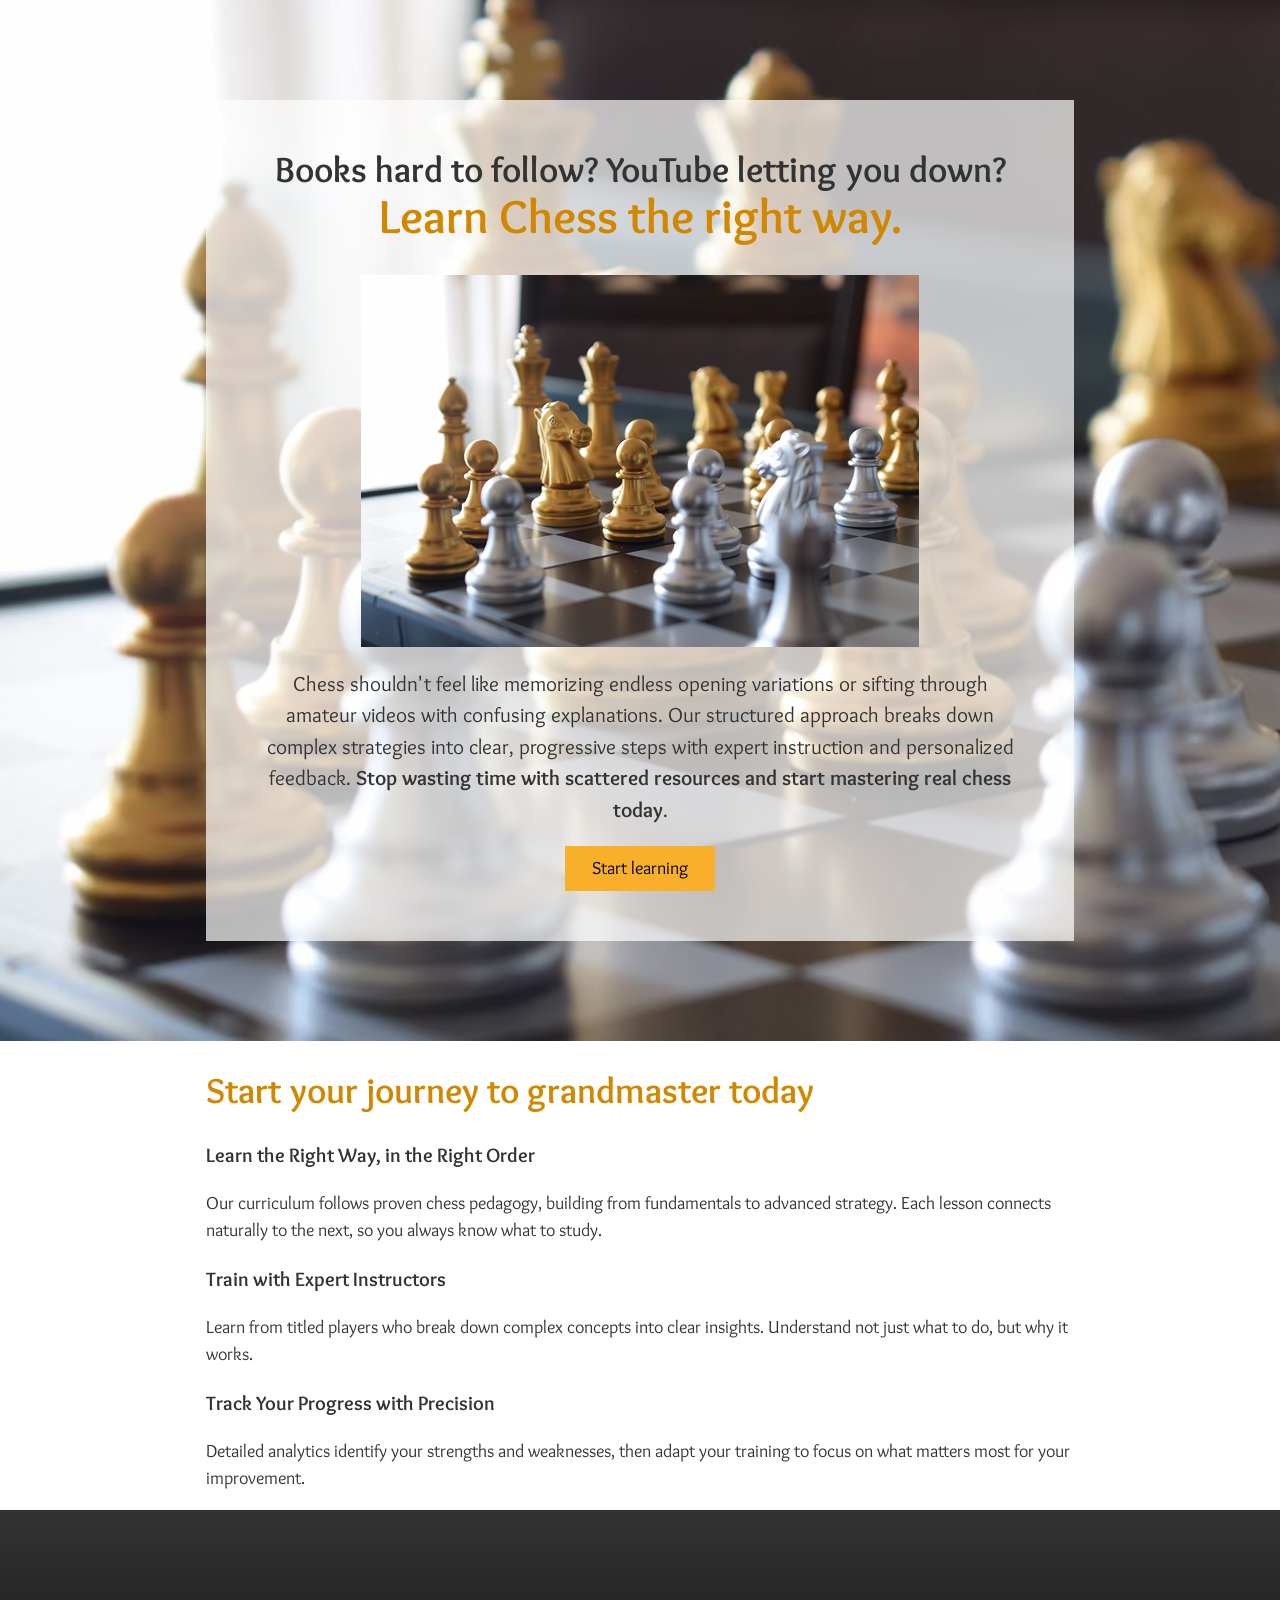
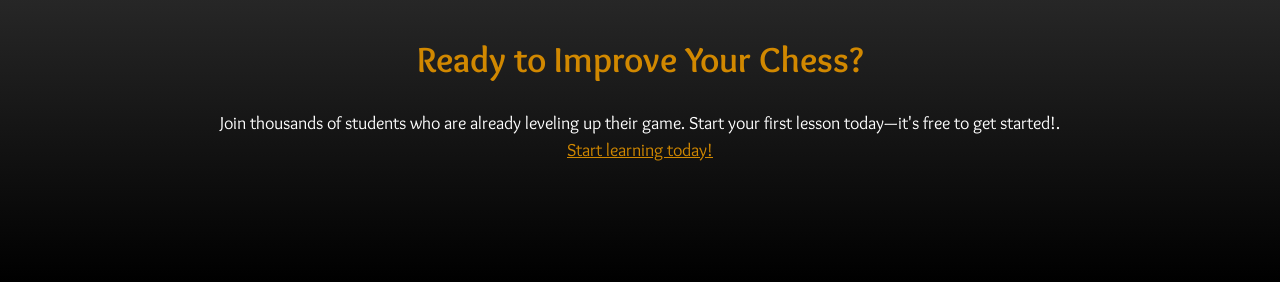
<file: 01-project-setup/index.html>
<!DOCTYPE html>
<html lang="en">

<head>
  <meta charset="UTF-8">
  <meta name="viewport" content="width=device-width, initial-scale=1.0">
  <title>Learn Chess the right way</title>
  <link rel="stylesheet" href="styles/style.css">
</head>

<body>
  <main>
    <div class="hero">
      <div class="wrapper">
        <div class="hero-content">
          <h1><span>Books hard to follow? YouTube letting you down?</span> Learn Chess the right way.</h1>
          <img src="images/chess-board.jpg" alt="A chess board with gold and silver peices">
          <p class="lede">Chess shouldn't feel like memorizing endless opening variations or sifting through amateur videos
            with confusing
            explanations. Our structured approach breaks down complex strategies into clear, progressive steps with expert
            instruction and personalized feedback. <strong>Stop wasting time with scattered resources and start mastering real
              chess
              today</strong>.</p>
              <button class="button">Start learning</button>
        </div>
      </div>
    </div>
    
    <div class="wrapper">
      <h2>Start your journey to grandmaster today</h2>
      <h3>Learn the Right Way, in the Right Order</h3>
      <p>Our curriculum follows proven chess pedagogy, building from fundamentals to advanced strategy. Each lesson
        connects
        naturally to the next, so you always know what to study. </p>
      <h3>Train with Expert Instructors</h3>
      <p>Learn from titled players who break down complex concepts into clear insights. Understand not just what to do,
        but
        why it works.</p>
      <h3>Track Your Progress with Precision</h3>
      <p>Detailed analytics identify your strengths and weaknesses, then adapt your training to focus on what matters most
        for your improvement.</p>
    </div>
  </main>

  <footer class="page-footer">
    <div class="wrapper">
      <h2>Ready to Improve Your Chess?</h2>
      <p>Join thousands of students who are already leveling up their game. Start your first lesson today—it's free to get
        started!. <a href="instructor.html">Start learning today!</a></p>
    </div>
  </footer>
</body>
</html>
</file>
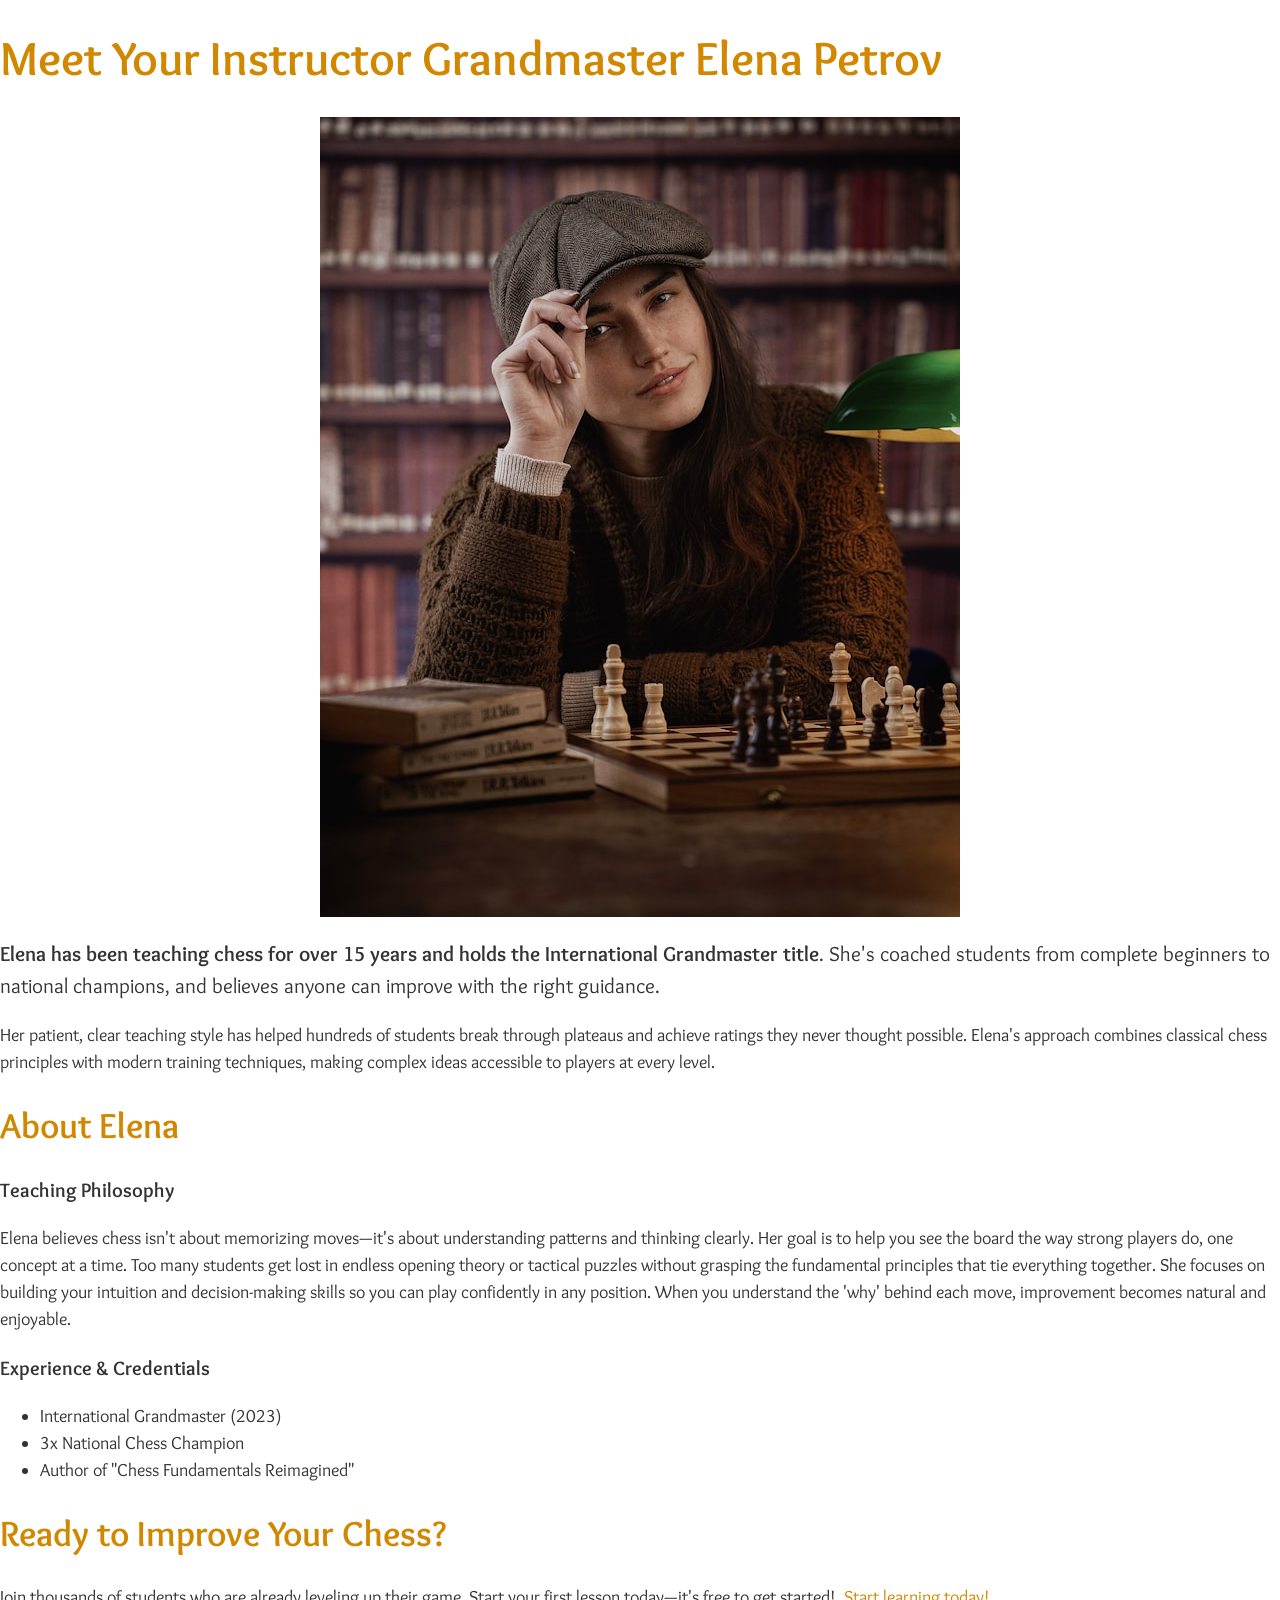
<file: 01-project-setup/instructor.html>
<!DOCTYPE html>
<html lang="en">

<head>
  <meta charset="UTF-8">
  <meta name="viewport" content="width=device-width, initial-scale=1.0">
  <title>Learn Chess the right way</title>
  <link rel="stylesheet" href="styles/style.css">
</head>

<body>
  <main>
    <h1>Meet Your Instructor Grandmaster Elena Petrov</h1>
    <img src="images/elena.jpg" alt="Elena Petrov smiling at the camera while sitting front of a chess board">
    <p class="lede"><strong>Elena has been teaching chess for over 15 years and holds the International Grandmaster
        title</strong>.
      She's coached students from complete beginners to national champions, and believes anyone can improve with the
      right guidance.
    </p>
    <p>Her patient, clear teaching style has helped hundreds of students break through plateaus and achieve
      ratings they
      never
      thought possible. Elena's approach combines classical chess principles with modern training techniques, making
      complex
      ideas accessible to players at every level.</p>

    <h2>About Elena</h2>
    <h3>Teaching Philosophy</h3>
    <p>Elena believes chess isn't about memorizing moves—it's about understanding patterns and thinking clearly. Her
      goal
      is to
      help you see the board the way strong players do, one concept at a time. Too many students get lost in endless
      opening
      theory or tactical puzzles without grasping the fundamental principles that tie everything together. She focuses
      on
      building your intuition and decision-making skills so you can play confidently in any position. When you
      understand
      the
      'why' behind each move, improvement becomes natural and enjoyable.</p>
    <h3>Experience & Credentials</h3>
    <ul>
      <li>International Grandmaster (2023)</li>
      <li>3x National Chess Champion</li>
      <li>Author of "Chess Fundamentals Reimagined"</li>
    </ul>
  </main>

  <footer>
    <h2>Ready to Improve Your Chess?</h2>
    <p>Join thousands of students who are already leveling up their game. Start your first lesson today—it's free to get
      started!. <a href="index.html">Start learning today!</a></p>
  </footer>

</body>

</html>
</file>
<file: 01-project-setup/styles/style.css>
@font-face {
  font-family: "Overlock";
  src:
    local(Overlock),
    url("../fonts/Overlock-Regular.ttf");
}

@font-face {
  font-family: "Overlock";
  src:
    local(Overlock Bold),
    url("../fonts/Overlock-Bold.ttf");
  font-weight: bold;
}

:root {
  --clr-accent-300: hsl(39 94% 57%);
  --clr-accent-400: hsl(39 100% 41%);
  --clr-neutral-100: hsl(0 0% 100%);
  --clr-neutral-800: hsl(0 0% 20%);

  --fs-400: 1.125rem;
  --fs-500: 1.3125rem;
  --fs-600: 1.25rem;
  --fs-700: 2.25rem;
  --fs-800: 3rem;

  --ff-base: system-ui;
  --ff-accent: Overlock, serif;
}

* {
  box-sizing: border-box;
}

body {
  color: var(--clr-neutral-800);
  font-size: var(--fs-400);
  line-height: 1.5;
  font-family: var(--ff-accent);
  margin: 0;
}

h1,
h2 {
  color: var(--clr-accent-400);
  line-height: 1.1;
  font-family: var(--ff-accent);
  font-weight: 700;
}

h1 {
  font-size: var(--fs-800);
}

h2 {
  font-size: var(--fs-700);
}

h3 {
  font-size: var(--fs-600);
}

h1 span {
  color: var(--clr-neutral-800);
  font-size: .75em;
  display: block;
}

a {
  color: var(--clr-accent-400);
}

a:hover, a:focus-visible {
  color: inherit;
}

img {
  max-inline-size: 100%;
  margin-inline: auto;
  display: block;
}

button {
  cursor: pointer;
  font: inherit;
}

.button {
  background-color: var(--clr-accent-300);
  border: 0;
  padding: .5em 1.5em;
}

.button:hover,
.button:focus-visible {
  background-color: var(--clr-neutral-800);
  color: var(--clr-neutral-100);
}

.lede {
  font-size: var(--fs-500);
}

.hero {
  background: var(--clr-accent-400);
  background-image: url('../images/chess-bg.jpg');
  background-size: cover;
  padding-block: 100px;
  padding-inline: 1rem;
  text-align: center;
}

.hero-content {
  padding: 50px;
  background-color: hsl(0 0% 100% / 0.7);
}

.hero-content > :first-child {
  margin-block-start: 0;
}

.hero-content > :last-child {
  margin-block-end: 0;
}

.page-footer {
  background-color: var(--clr-neutral-800);
  background-image: linear-gradient(var(--clr-neutral-800), black);
  padding: 100px;
  color: var(--clr-neutral-100);
  text-align: center;
}

.wrapper {
  padding-inline: 1rem;
  max-width: 900px;
  margin-inline: auto;
}
</file>
